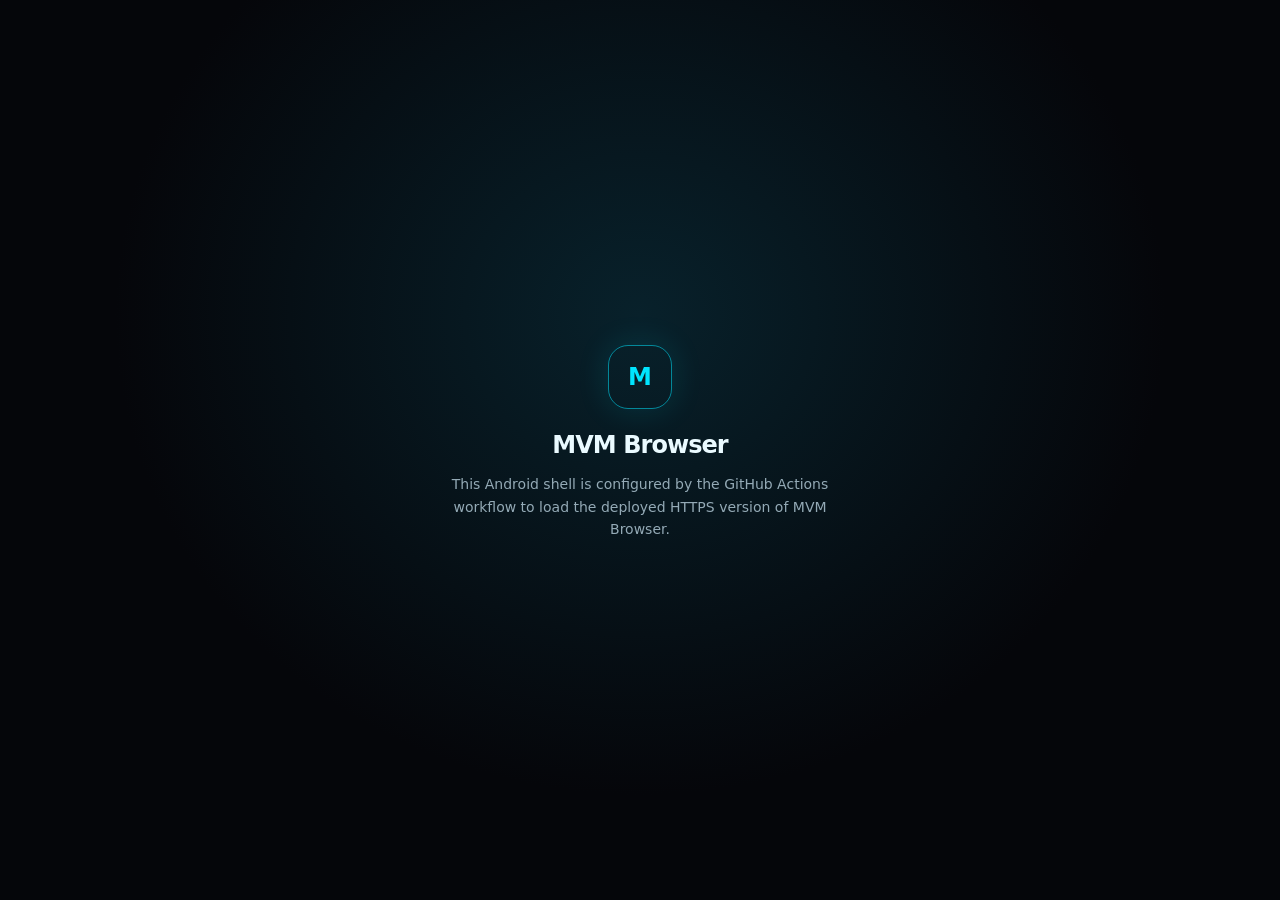
<file: android-shell/index.html>
<!doctype html>
<html lang="en">
  <head>
    <meta charset="UTF-8" />
    <meta name="viewport" content="width=device-width, initial-scale=1, viewport-fit=cover" />
    <meta name="theme-color" content="#05060A" />
    <title>MVM Browser</title>
    <style>
      :root { color-scheme: dark; font-family: Inter, system-ui, sans-serif; background: #05060a; color: #eafaff; }
      * { box-sizing: border-box; }
      body { min-height: 100svh; margin: 0; display: grid; place-items: center; background: radial-gradient(ellipse at 50% 35%, #08212b 0%, #05060a 58%); }
      main { width: min(88vw, 420px); text-align: center; }
      .mark { display: inline-grid; place-items: center; width: 64px; height: 64px; border: 1px solid #00e5ff88; border-radius: 20px; color: #00e5ff; box-shadow: 0 0 32px #00e5ff20; font-size: 24px; font-weight: 800; }
      h1 { margin: 22px 0 8px; font-size: 24px; letter-spacing: -.04em; }
      p { color: #94aab6; line-height: 1.6; font-size: 14px; }
    </style>
  </head>
  <body>
    <main>
      <div class="mark" aria-hidden="true">M</div>
      <h1>MVM Browser</h1>
      <p>This Android shell is configured by the GitHub Actions workflow to load the deployed HTTPS version of MVM Browser.</p>
    </main>
  </body>
</html>
</file>
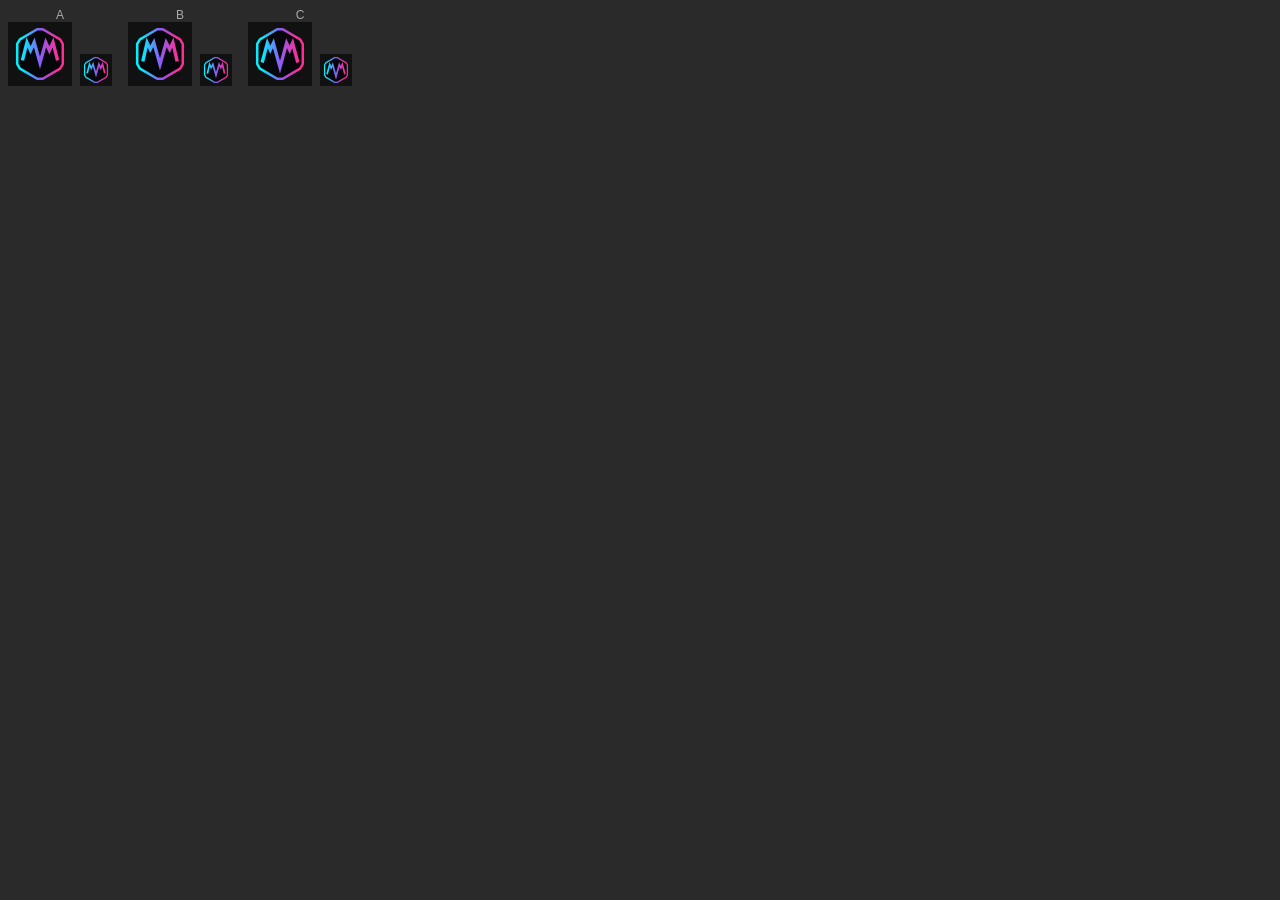
<file: .grok/fav-variants.html>
<!doctype html><html><body style="margin:0;background:#2a2a2a;display:flex;align-items:center"><div style="margin:8px;text-align:center;color:#aaa;font:12px sans-serif">A<br><div style="width:64px;height:64px;background:#111;display:inline-block"><svg xmlns="http://www.w3.org/2000/svg" viewBox="0 0 32 32">
  <defs>
    <linearGradient id="mvm" x1="7" y1="16" x2="25" y2="16" gradientUnits="userSpaceOnUse">
      <stop offset="0" stop-color="#00F0FF"/>
      <stop offset="0.5" stop-color="#8B5CF6"/>
      <stop offset="1" stop-color="#FF2E93"/>
    </linearGradient>
  </defs>
  <polygon fill="#05060A" stroke="url(#mvm)" stroke-width="1.25" stroke-linejoin="miter"
    points="14.66,3.62 17.34,3.62 26.05,8.65 27.39,10.98 27.39,21.02 26.05,23.35 17.34,28.38 14.66,28.38 5.95,23.35 4.61,21.02 4.61,10.97 5.95,8.65"/>
<polyline fill="none" stroke="url(#mvm)" stroke-width="1.7" stroke-linejoin="miter" stroke-miterlimit="8" stroke-linecap="square" points="7.4,18.4 9.5,10.2 11.3,14.2 13.1,10.2 16,20.4 18.9,10.2 20.7,14.2 22.5,10.2 24.6,18.4"/></svg></div><div style="width:32px;height:32px;background:#111;display:inline-block;margin-left:8px"><svg xmlns="http://www.w3.org/2000/svg" viewBox="0 0 32 32">
  <defs>
    <linearGradient id="mvm" x1="7" y1="16" x2="25" y2="16" gradientUnits="userSpaceOnUse">
      <stop offset="0" stop-color="#00F0FF"/>
      <stop offset="0.5" stop-color="#8B5CF6"/>
      <stop offset="1" stop-color="#FF2E93"/>
    </linearGradient>
  </defs>
  <polygon fill="#05060A" stroke="url(#mvm)" stroke-width="1.25" stroke-linejoin="miter"
    points="14.66,3.62 17.34,3.62 26.05,8.65 27.39,10.98 27.39,21.02 26.05,23.35 17.34,28.38 14.66,28.38 5.95,23.35 4.61,21.02 4.61,10.97 5.95,8.65"/>
<polyline fill="none" stroke="url(#mvm)" stroke-width="1.7" stroke-linejoin="miter" stroke-miterlimit="8" stroke-linecap="square" points="7.4,18.4 9.5,10.2 11.3,14.2 13.1,10.2 16,20.4 18.9,10.2 20.7,14.2 22.5,10.2 24.6,18.4"/></svg></div></div><div style="margin:8px;text-align:center;color:#aaa;font:12px sans-serif">B<br><div style="width:64px;height:64px;background:#111;display:inline-block"><svg xmlns="http://www.w3.org/2000/svg" viewBox="0 0 32 32">
  <defs>
    <linearGradient id="mvm" x1="7" y1="16" x2="25" y2="16" gradientUnits="userSpaceOnUse">
      <stop offset="0" stop-color="#00F0FF"/>
      <stop offset="0.5" stop-color="#8B5CF6"/>
      <stop offset="1" stop-color="#FF2E93"/>
    </linearGradient>
  </defs>
  <polygon fill="#05060A" stroke="url(#mvm)" stroke-width="1.25" stroke-linejoin="miter"
    points="14.66,3.62 17.34,3.62 26.05,8.65 27.39,10.98 27.39,21.02 26.05,23.35 17.34,28.38 14.66,28.38 5.95,23.35 4.61,21.02 4.61,10.97 5.95,8.65"/>
<polyline fill="none" stroke="url(#mvm)" stroke-width="1.7" stroke-linejoin="miter" stroke-miterlimit="8" stroke-linecap="square" points="7.6,18.8 9.55,10.3 11.15,13.6 12.9,10.3 16,21.2 19.1,10.3 20.85,13.6 22.45,10.3 24.4,18.8"/></svg></div><div style="width:32px;height:32px;background:#111;display:inline-block;margin-left:8px"><svg xmlns="http://www.w3.org/2000/svg" viewBox="0 0 32 32">
  <defs>
    <linearGradient id="mvm" x1="7" y1="16" x2="25" y2="16" gradientUnits="userSpaceOnUse">
      <stop offset="0" stop-color="#00F0FF"/>
      <stop offset="0.5" stop-color="#8B5CF6"/>
      <stop offset="1" stop-color="#FF2E93"/>
    </linearGradient>
  </defs>
  <polygon fill="#05060A" stroke="url(#mvm)" stroke-width="1.25" stroke-linejoin="miter"
    points="14.66,3.62 17.34,3.62 26.05,8.65 27.39,10.98 27.39,21.02 26.05,23.35 17.34,28.38 14.66,28.38 5.95,23.35 4.61,21.02 4.61,10.97 5.95,8.65"/>
<polyline fill="none" stroke="url(#mvm)" stroke-width="1.7" stroke-linejoin="miter" stroke-miterlimit="8" stroke-linecap="square" points="7.6,18.8 9.55,10.3 11.15,13.6 12.9,10.3 16,21.2 19.1,10.3 20.85,13.6 22.45,10.3 24.4,18.8"/></svg></div></div><div style="margin:8px;text-align:center;color:#aaa;font:12px sans-serif">C<br><div style="width:64px;height:64px;background:#111;display:inline-block"><svg xmlns="http://www.w3.org/2000/svg" viewBox="0 0 32 32">
  <defs>
    <linearGradient id="mvm" x1="7" y1="16" x2="25" y2="16" gradientUnits="userSpaceOnUse">
      <stop offset="0" stop-color="#00F0FF"/>
      <stop offset="0.5" stop-color="#8B5CF6"/>
      <stop offset="1" stop-color="#FF2E93"/>
    </linearGradient>
  </defs>
  <polygon fill="#05060A" stroke="url(#mvm)" stroke-width="1.25" stroke-linejoin="miter"
    points="14.66,3.62 17.34,3.62 26.05,8.65 27.39,10.98 27.39,21.02 26.05,23.35 17.34,28.38 14.66,28.38 5.95,23.35 4.61,21.02 4.61,10.97 5.95,8.65"/>
<polyline fill="none" stroke="url(#mvm)" stroke-width="1.7" stroke-linejoin="miter" stroke-miterlimit="8" stroke-linecap="square" points="7.3,19.4 9.7,10.6 11.15,13.9 12.7,10.6 16,22.6 19.3,10.6 20.85,13.9 22.3,10.6 24.7,19.4"/></svg></div><div style="width:32px;height:32px;background:#111;display:inline-block;margin-left:8px"><svg xmlns="http://www.w3.org/2000/svg" viewBox="0 0 32 32">
  <defs>
    <linearGradient id="mvm" x1="7" y1="16" x2="25" y2="16" gradientUnits="userSpaceOnUse">
      <stop offset="0" stop-color="#00F0FF"/>
      <stop offset="0.5" stop-color="#8B5CF6"/>
      <stop offset="1" stop-color="#FF2E93"/>
    </linearGradient>
  </defs>
  <polygon fill="#05060A" stroke="url(#mvm)" stroke-width="1.25" stroke-linejoin="miter"
    points="14.66,3.62 17.34,3.62 26.05,8.65 27.39,10.98 27.39,21.02 26.05,23.35 17.34,28.38 14.66,28.38 5.95,23.35 4.61,21.02 4.61,10.97 5.95,8.65"/>
<polyline fill="none" stroke="url(#mvm)" stroke-width="1.7" stroke-linejoin="miter" stroke-miterlimit="8" stroke-linecap="square" points="7.3,19.4 9.7,10.6 11.15,13.9 12.7,10.6 16,22.6 19.3,10.6 20.85,13.9 22.3,10.6 24.7,19.4"/></svg></div></div></body></html>
</file>
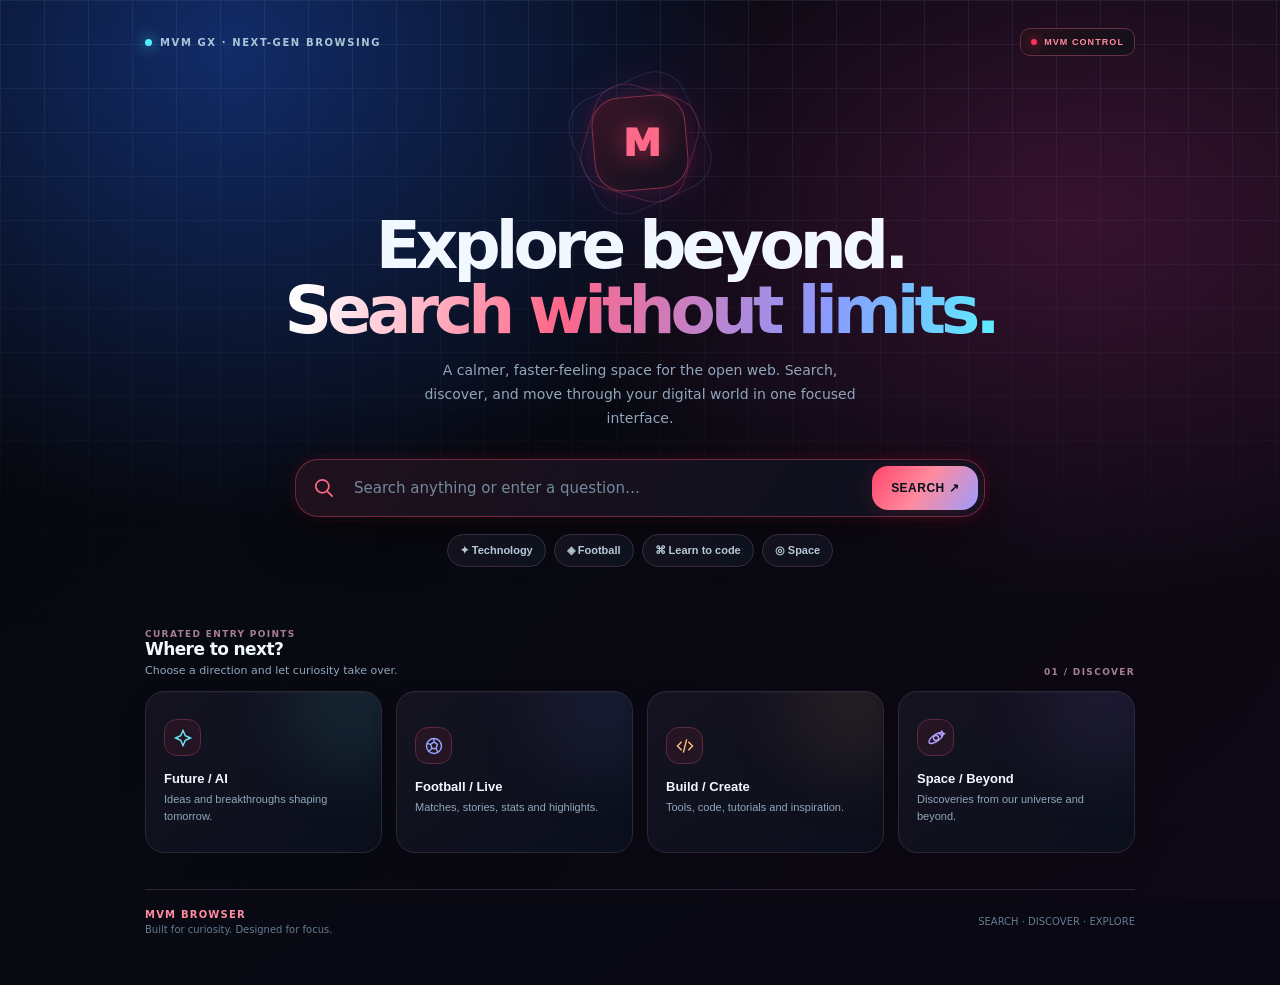
<file: android/app/src/main/assets/home.html>
<!doctype html>
<html lang="en">
<head>
<meta charset="utf-8">
<meta name="viewport" content="width=device-width,initial-scale=1,viewport-fit=cover">
<meta name="theme-color" content="#070a10">
<title>MVM Browser — Discover</title>
<style>
:root{color-scheme:dark;--bg:#070a10;--panel:#0c1421;--line:#203347;--cyan:#52efff;--blue:#7289ff;--muted:#91a6bb;--white:#f2f8ff}
*{box-sizing:border-box}html,body{margin:0;min-height:100%;background:#070a10;color:var(--white);font-family:Inter,ui-sans-serif,system-ui,-apple-system,sans-serif}
body{overflow-x:hidden;background:radial-gradient(ellipse at 50% -8%,#173c53 0,rgba(12,28,43,.64) 24%,transparent 56%),radial-gradient(ellipse at 100% 40%,#171b46 0,transparent 36%),#070a10}
body:before{content:"";position:fixed;inset:0;pointer-events:none;opacity:.15;background-image:linear-gradient(#6686a0 1px,transparent 1px),linear-gradient(90deg,#6686a0 1px,transparent 1px);background-size:44px 44px;mask-image:linear-gradient(to bottom,black,transparent 72%)}
main{position:relative;max-width:900px;margin:auto;padding:24px 20px 42px}
.eyebrow{display:flex;align-items:center;gap:8px;color:#a8c6d8;font-size:10px;font-weight:800;letter-spacing:.2em;text-transform:uppercase}.live{width:7px;height:7px;border-radius:50%;background:var(--cyan);box-shadow:0 0 14px var(--cyan);animation:pulse 1.8s infinite}
.hero{text-align:center;padding:clamp(28px,6vh,60px) 0 24px}
.orb{position:relative;width:88px;height:88px;margin:0 auto 24px;border-radius:28px;display:grid;place-items:center;border:1px solid #5beaff70;background:linear-gradient(145deg,#193b50d9,#0b1222e8);box-shadow:0 0 0 8px #54e9ff08,0 0 50px #32dfff23,inset 0 0 28px #5beaff0b;transform:rotate(-5deg);animation:float 5s ease-in-out infinite}
.orb:before,.orb:after{content:"";position:absolute;inset:-8px;border:1px solid #54e9ff28;border-radius:32px;transform:rotate(22deg)}.orb:after{inset:-16px;border-color:#7d8aff1c;transform:rotate(-19deg)}
.mark{font-size:38px;font-weight:950;letter-spacing:-.1em;color:var(--cyan);text-shadow:0 0 28px #52efff60;transform:rotate(5deg)}
h1{font-size:clamp(37px,8vw,66px);line-height:.98;letter-spacing:-.075em;margin:0;font-weight:850}h1 span{background:linear-gradient(100deg,#f2fbff 5%,#70efff 42%,#8294ff 85%);-webkit-background-clip:text;background-clip:text;color:transparent}
.lead{max-width:440px;margin:16px auto 0;color:var(--muted);font-size:14px;line-height:1.7}
.search-shell{max-width:690px;margin:28px auto 0;padding:6px;border:1px solid #5deaff63;border-radius:23px;background:linear-gradient(120deg,#142738f0,#0c1221f5);box-shadow:0 0 0 5px #48e6ff08,0 14px 50px #0008,0 0 36px #45e6ff10;display:flex;align-items:center;gap:10px;transition:border-color .2s,box-shadow .2s}
.search-shell:focus-within{border-color:var(--cyan);box-shadow:0 0 0 5px #48e6ff12,0 14px 50px #0008,0 0 36px #45e6ff20}
.search-icon{width:42px;height:42px;flex:0 0 42px;display:grid;place-items:center;color:var(--cyan)}.search-icon svg{width:23px;height:23px}
input{width:100%;min-width:0;border:0;outline:0;background:transparent;color:var(--white);font:inherit;font-size:15px;padding:12px 0}input::placeholder{color:#74899d}
.go{border:0;min-height:44px;flex:0 0 auto;padding:0 19px;border-radius:16px;background:linear-gradient(135deg,#5ceeff,#7c9dff);color:#06121e;font-weight:900;font-size:12px;letter-spacing:.04em;box-shadow:0 4px 20px #55e7ff25}.go:active{transform:scale(.97)}
.chips{display:flex;flex-wrap:wrap;justify-content:center;gap:8px;margin:17px auto 0}.chip{border:1px solid #273b50;background:#0b1421c9;color:#b7c8d8;border-radius:999px;padding:9px 12px;font-size:11px;font-weight:700}.chip:active{border-color:var(--cyan);color:var(--cyan)}
.section-head{display:flex;align-items:end;justify-content:space-between;gap:12px;margin:38px 0 14px}.section-head h2{margin:0;font-size:17px;letter-spacing:-.035em}.section-head p{margin:5px 0 0;color:var(--muted);font-size:11px}.micro{color:#6c849a;font-size:9px;font-weight:800;letter-spacing:.15em;text-transform:uppercase}
.cards{display:grid;grid-template-columns:repeat(2,minmax(0,1fr));gap:11px}.card{position:relative;overflow:hidden;min-height:132px;border:1px solid #203347;border-radius:19px;padding:16px;background:linear-gradient(145deg,#101d2cdd,#0b111ddf);text-align:left;color:inherit;transition:transform .2s,border-color .2s}.card:before{content:"";position:absolute;right:-26px;top:-40px;width:110px;height:110px;border-radius:50%;background:var(--glow,#52efff);filter:blur(44px);opacity:.14}.card:active{transform:scale(.98);border-color:#52efff80}.card .symbol{position:relative;display:grid;place-items:center;width:37px;height:37px;border-radius:13px;background:#122b3a;border:1px solid #2d4d60;color:var(--tone,var(--cyan));margin-bottom:15px}.symbol svg{width:20px;height:20px}.card b{position:relative;display:block;font-size:13px;margin-bottom:5px}.card small{position:relative;display:block;color:var(--muted);font-size:11px;line-height:1.5}
.results{display:none;margin-top:28px}.results.active{display:block}.result-top{display:flex;justify-content:space-between;align-items:center;gap:12px;margin-bottom:12px}.result-top h2{font-size:19px;margin:0;letter-spacing:-.04em}.count{font-size:10px;color:var(--cyan);border:1px solid #2b5364;background:#0c202c;border-radius:999px;padding:7px 10px}.result-list{display:grid;gap:10px}.result{display:block;text-decoration:none;color:inherit;border:1px solid #203347;border-radius:17px;padding:15px;background:linear-gradient(120deg,#101b2adf,#0b111bdd);text-align:left}.result:active{border-color:var(--cyan)}.result .url{color:#65e5d2;font-size:10px;overflow-wrap:anywhere}.result h3{font-size:15px;line-height:1.35;margin:7px 0;color:#e9f8ff}.result p{font-size:12px;line-height:1.6;color:#91a6bb;margin:0}.empty{border:1px dashed #2c4358;border-radius:18px;padding:23px;text-align:center;color:var(--muted);font-size:12px;line-height:1.7}.empty b{display:block;color:var(--white);margin-bottom:5px;font-size:14px}
footer{display:flex;justify-content:space-between;gap:12px;align-items:center;border-top:1px solid #1c2b3a;margin-top:36px;padding-top:17px;color:#657b90;font-size:10px;line-height:1.5}.foot-brand{color:#a5c1d3;font-weight:800;letter-spacing:.12em}
.hidden{display:none!important}
@keyframes pulse{50%{opacity:.35;box-shadow:0 0 3px var(--cyan)}}@keyframes float{50%{transform:translateY(-5px) rotate(-2deg)}}
@media(min-width:650px){main{padding:26px 30px 48px}.hero{padding-top:48px}.cards{grid-template-columns:repeat(4,minmax(0,1fr))}.card{min-height:154px}}
@media(max-width:380px){main{padding-left:14px;padding-right:14px}.search-shell{gap:5px}.search-icon{width:30px;flex-basis:30px}.go{padding:0 13px}.card{padding:13px;min-height:124px}}
@media(prefers-reduced-motion:reduce){*,*:before,*:after{animation:none!important;transition:none!important}}
 
/* MVM GX layer — performance-aware motion, reactive light and tactile surfaces */
:root{--gx-red:#ff3158;--gx-glow:#ff31584d;--gx-violet:#b58aff}
body{background:radial-gradient(ellipse at 18% 5%,#122c69 0,transparent 36%),radial-gradient(ellipse at 84% 22%,#35122f 0,transparent 35%),linear-gradient(145deg,#05060b,#080a12 48%,#090713)}
body:after{content:"";position:fixed;inset:0;z-index:0;pointer-events:none;background:linear-gradient(120deg,transparent 15%,#ff315807 48%,#53eaff07 70%,transparent 90%);background-size:220% 220%;animation:gxFlow 18s ease-in-out infinite}
main{z-index:1}
.eyebrow{justify-content:space-between;gap:12px;letter-spacing:.16em}
.eyebrow .status-left{display:flex;align-items:center;gap:8px}
.control-trigger{display:inline-flex;align-items:center;gap:7px;padding:8px 10px;border:1px solid #633044;border-radius:10px;background:linear-gradient(135deg,#25101a,#11111b);color:#ff8aa0;font-size:9px;font-weight:900;letter-spacing:.12em;white-space:nowrap}
.control-trigger:before{content:"";width:6px;height:6px;background:var(--gx-red);border-radius:50%;box-shadow:0 0 12px var(--gx-red)}
.orb{border-color:#ff527577;background:linear-gradient(145deg,#381827e8,#10121fe8);box-shadow:0 0 0 8px #ff315808,0 0 54px #ff315826,0 0 90px #5869ff10,inset 0 0 28px #ff31580d}
.orb:before{border-color:#ff527740}.orb:after{border-color:#8894ff27}
.mark{color:#ff6a8b;text-shadow:0 0 26px #ff3158a0}
h1 span{background:linear-gradient(100deg,#fff 3%,#ff6689 39%,#8a9aff 76%,#5deeff);-webkit-background-clip:text;background-clip:text}
.search-shell{border-color:#ff4c6c65;background:linear-gradient(120deg,#21121ef5,#0b111ff5);box-shadow:0 0 0 5px #ff315808,0 14px 50px #0009,0 0 35px #ff315812}
.search-shell:focus-within{border-color:#ff6688;box-shadow:0 0 0 5px #ff315815,0 14px 50px #0009,0 0 40px #ff315825}
.search-icon{color:#ff6889}
.go{background:linear-gradient(125deg,#ff456b,#ff8b9e 48%,#9b9cff);box-shadow:0 4px 24px #ff31582c}
.chip{border-color:#3d2b43;background:linear-gradient(120deg,#17131fdd,#0d1420dd)}
.chip:active{border-color:#ff6c89;color:#ff9bb0}
.card{border-color:#2d2739;background:linear-gradient(145deg,#171523e8,#0b111de8);box-shadow:inset 0 1px #ffffff06,0 8px 28px #0002}
.card:active{border-color:#ff6380}
.card .symbol{background:#251522;border-color:#5a2a43}
.result{border-color:#342738;background:linear-gradient(120deg,#191522ef,#0b111de8)}
.result:active{border-color:#ff6380}
.result .url{color:#ff8ca4}
.section-head{position:relative}
.micro{color:#a77d94}
footer{border-color:#302337}
.foot-brand{color:#ff8ba1}
.gx-console{position:fixed;inset:0;z-index:20;display:flex;justify-content:flex-end;background:#020309a8;backdrop-filter:blur(10px);opacity:0;pointer-events:none;transition:opacity .25s}
.gx-console.open{opacity:1;pointer-events:auto}
.gx-drawer{width:min(340px,88vw);height:100%;overflow:auto;padding:22px 18px;background:linear-gradient(155deg,#171321,#0a0b12 70%);border-left:1px solid #743047;box-shadow:-24px 0 80px #0009;transform:translateX(25px);transition:transform .28s cubic-bezier(.2,.8,.2,1)}
.gx-console.open .gx-drawer{transform:translateX(0)}
.gx-drawer-head{display:flex;align-items:center;justify-content:space-between;margin-bottom:25px}
.gx-drawer-head strong{font-size:13px;letter-spacing:.16em;color:#ff7b97}
.gx-close{border:1px solid #3c2937;background:#17121d;color:#d8c8d3;border-radius:9px;width:34px;height:34px;font-size:19px}
.gx-module{border:1px solid #342639;border-radius:15px;padding:15px;margin:12px 0;background:linear-gradient(145deg,#1b1725,#0f111b)}
.gx-module-title{font-size:11px;font-weight:900;letter-spacing:.12em;color:#e9dce7;display:flex;align-items:center;justify-content:space-between;gap:8px}
.gx-module p{color:#95869d;font-size:11px;line-height:1.6;margin:9px 0 0}
.gx-toggle{width:39px;height:22px;border:1px solid #5a3b55;border-radius:999px;background:#2a1b2b;padding:3px;display:inline-flex;align-items:center;flex-shrink:0}
.gx-toggle:after{content:"";width:14px;height:14px;border-radius:50%;background:#938095;transition:transform .2s,background .2s}
.gx-toggle.on{background:#572137;border-color:#ff5c80}.gx-toggle.on:after{transform:translateX(16px);background:#ff8da5;box-shadow:0 0 10px #ff315866}
.gx-meter{height:5px;border-radius:99px;background:#302637;overflow:hidden;margin-top:14px}.gx-meter span{display:block;height:100%;width:76%;background:linear-gradient(90deg,#ff3158,#a98aff);border-radius:99px}
.gx-shortcut{display:flex;align-items:center;justify-content:space-between;gap:12px;border:1px solid #342639;background:#11111b;color:#e9dce7;border-radius:11px;padding:12px;margin-top:9px;text-align:left;width:100%;font-size:11px}
.gx-shortcut span:last-child{color:#ff819a;font-size:10px;font-weight:800}
@keyframes gxFlow{0%,100%{background-position:0% 30%}50%{background-position:100% 70%}}
@media(min-width:650px){main{max-width:1050px;padding-top:28px}.hero{padding-top:40px}.orb{width:94px;height:94px}.cards{gap:14px}.card{min-height:162px;padding:18px}}
@media(prefers-reduced-motion:reduce){body:after{animation:none}}

</style>
</head>
<body>
<main>
<div class="eyebrow"><span class="status-left"><i class="live"></i> MVM GX · NEXT-GEN BROWSING</span><button class="control-trigger" id="openConsole" type="button">MVM CONTROL</button></div>
<section class="hero">
<div class="orb"><div class="mark">M</div></div>
<h1>Explore beyond.<br><span>Search without limits.</span></h1>
<p class="lead">A calmer, faster-feeling space for the open web. Search, discover, and move through your digital world in one focused interface.</p>
<form class="search-shell" id="searchForm">
<div class="search-icon"><svg viewBox="0 0 24 24" fill="none" stroke="currentColor" stroke-width="1.8" stroke-linecap="round"><circle cx="10.8" cy="10.8" r="6.8"/><path d="m16 16 5 5"/></svg></div>
<input id="query" autocomplete="off" aria-label="Search the web" placeholder="Search anything or enter a question…" maxlength="240">
<button class="go" type="submit">SEARCH ↗</button>
</form>
<div class="chips" aria-label="Quick searches">
<button class="chip" data-query="Latest technology news">✦ Technology</button><button class="chip" data-query="Football news today">◈ Football</button><button class="chip" data-query="Learn programming">⌘ Learn to code</button><button class="chip" data-query="Explore the universe">◎ Space</button>
</div>
</section>
<section class="results" id="results" aria-live="polite">
<div class="result-top"><div><div class="micro">LIVE WEB DISCOVERY</div><h2 id="resultHeading">Search results</h2></div><span class="count" id="resultCount">SEARCH</span></div>
<div id="resultList" class="result-list"><div class="empty"><b>Preparing your search</b>Connecting to the web discovery engine…</div></div>
</section>
<section id="discover">
<div class="section-head"><div><div class="micro">CURATED ENTRY POINTS</div><h2>Where to next?</h2><p>Choose a direction and let curiosity take over.</p></div><span class="micro">01 / DISCOVER</span></div>
<div class="cards">
<button class="card" data-query="Artificial intelligence latest research" style="--tone:#6deaff;--glow:#52efff"><span class="symbol"><svg viewBox="0 0 24 24" fill="none" stroke="currentColor" stroke-width="1.7"><path d="M12 3 14.8 9.2 21 12l-6.2 2.8L12 21l-2.8-6.2L3 12l6.2-2.8z"/></svg></span><b>Future / AI</b><small>Ideas and breakthroughs shaping tomorrow.</small></button>
<button class="card" data-query="Football news and match highlights" style="--tone:#93a5ff;--glow:#7289ff"><span class="symbol"><svg viewBox="0 0 24 24" fill="none" stroke="currentColor" stroke-width="1.7"><circle cx="12" cy="12" r="9"/><path d="m12 7 4 3-1.5 5h-5L8 10zM12 7V3M8 10l-4-1M14.5 15l2.5 5M9.5 15 5 19"/></svg></span><b>Football / Live</b><small>Matches, stories, stats and highlights.</small></button>
<button class="card" data-query="Best free programming tutorials" style="--tone:#ffbd80;--glow:#ff9b5e"><span class="symbol"><svg viewBox="0 0 24 24" fill="none" stroke="currentColor" stroke-width="1.7"><path d="m8 7-5 5 5 5M16 7l5 5-5 5M14 4l-4 16"/></svg></span><b>Build / Create</b><small>Tools, code, tutorials and inspiration.</small></button>
<button class="card" data-query="NASA images and space discoveries" style="--tone:#b3a0ff;--glow:#9a78ff"><span class="symbol"><svg viewBox="0 0 24 24" fill="none" stroke="currentColor" stroke-width="1.7"><circle cx="12" cy="12" r="3"/><ellipse cx="12" cy="12" rx="10" ry="4" transform="rotate(-35 12 12)"/><path d="m19 4 1 2 2 1-2 1-1 2-1-2-2-1 2-1z"/></svg></span><b>Space / Beyond</b><small>Discoveries from our universe and beyond.</small></button>
</div>
</section>
<div class="gx-console" id="gxConsole" aria-hidden="true">
 <aside class="gx-drawer" role="dialog" aria-modal="true" aria-label="MVM GX Control">
  <div class="gx-drawer-head"><strong>◉ MVM GX CONTROL</strong><button class="gx-close" id="closeConsole" aria-label="Close control panel">×</button></div>
  <div class="gx-module"><div class="gx-module-title">MOTION ENGINE <button class="gx-toggle on" id="motionToggle" aria-label="Toggle animations" aria-pressed="true"></button></div><p>Reactive glow, ambient motion and tactile transitions. Switch off to reduce visual motion.</p><div class="gx-meter"><span></span></div></div>
  <div class="gx-module"><div class="gx-module-title">SPATIAL SOUND FX <button class="gx-toggle on" id="soundToggle" aria-label="Toggle sound effects" aria-pressed="true"></button></div><p>Original synthesized UI tones. Sounds only play after you interact with the page; no audio files or background music.</p></div>
  <div class="gx-module"><div class="gx-module-title">VISUAL PROFILE <span style="color:#ff819a">NEON / 01</span></div><p>Crimson highlights, ultraviolet depth and electric-cyan signal accents.</p></div>
  <button class="gx-shortcut" id="consoleProfile"><span>♙ &nbsp; Profile & personal memory</span><span>LOCAL ↗</span></button>
  <button class="gx-shortcut" id="consoleSearch"><span>⌕ &nbsp; Focus search field</span><span>GO ↗</span></button>
  <button class="gx-shortcut" id="consoleHome"><span>⌂ &nbsp; Reset discovery page</span><span>RESET ↻</span></button>
 </aside>
</div>
<footer><span><span class="foot-brand">MVM BROWSER</span><br>Built for curiosity. Designed for focus.</span><span>SEARCH · DISCOVER · EXPLORE</span></footer>
</main>
<script>
(function(){
 const input=document.getElementById('query'), form=document.getElementById('searchForm'), results=document.getElementById('results'), list=document.getElementById('resultList'), heading=document.getElementById('resultHeading'), count=document.getElementById('resultCount'), discover=document.getElementById('discover');
 function escapeHtml(s){return String(s||'').replace(/[&<>"']/g,c=>({'&':'&amp;','<':'&lt;','>':'&gt;','"':'&quot;',"'":'&#39;'}[c]));}
 function runSearch(q){q=String(q||'').trim();if(!q)return;input.value=q;heading.textContent=q;count.textContent='SEARCHING';results.classList.add('active');discover.classList.add('hidden');list.innerHTML='<div class="empty"><b>Searching the open web…</b>Gathering relevant pages for “'+escapeHtml(q)+'”.</div>';results.scrollIntoView({behavior:'smooth',block:'start'});if(window.BrowserBridge&&BrowserBridge.search)BrowserBridge.search(q);else{list.innerHTML='<div class="empty"><b>Search is ready in MVM Browser</b>Use the browser search control to continue.</div>';}}
 form.addEventListener('submit',e=>{e.preventDefault();runSearch(input.value);});
 document.querySelectorAll('[data-query]').forEach(el=>el.addEventListener('click',()=>runSearch(el.dataset.query)));
 window.showSearchLoading=function(q){heading.textContent=q;count.textContent='SEARCHING';results.classList.add('active');discover.classList.add('hidden');list.innerHTML='<div class="empty"><b>Searching the open web…</b>Finding useful pages for “'+escapeHtml(q)+'”.</div>';};
 window.renderSearchResults=function(items,q,error){
   heading.textContent=q||input.value;results.classList.add('active');discover.classList.add('hidden');
   if(error||!Array.isArray(items)||!items.length){count.textContent='TRY AGAIN';list.innerHTML='<div class="empty"><b>Could not load these results</b>The search provider may be busy or unavailable. Try again, or search directly on DuckDuckGo.<br><br><button class="chip" id="fallbackSearch">Open web search ↗</button></div>';document.getElementById('fallbackSearch').onclick=()=>{if(window.BrowserBridge)BrowserBridge.openUrl('https://duckduckgo.com/?q='+encodeURIComponent(q||input.value));};return;}
   count.textContent=items.length+' RESULTS';list.innerHTML=items.map((r,i)=>'<button class="result" data-result="'+i+'"><div class="url">'+escapeHtml(r.displayUrl||r.url)+'</div><h3>'+escapeHtml(r.title)+'</h3><p>'+escapeHtml(r.snippet||'Open this result to explore more.')+'</p></button>').join('');
   list.querySelectorAll('[data-result]').forEach(el=>el.addEventListener('click',()=>{const r=items[Number(el.dataset.result)];if(r&&window.BrowserBridge)BrowserBridge.openUrl(r.url);}));
 };

 // MVM GX interaction layer: optional synthesized micro-sounds, no bundled media.
 const consoleLayer=document.getElementById('gxConsole'), openConsole=document.getElementById('openConsole');
 const soundToggle=document.getElementById('soundToggle'), motionToggle=document.getElementById('motionToggle');
 let soundEnabled=true, motionEnabled=true, audioContext=null, lastTone=0;
 function tone(kind){
   if(!soundEnabled||!window.AudioContext&&!window.webkitAudioContext)return;
   const now=performance.now();if(now-lastTone<65)return;lastTone=now;
   try{
     const AC=window.AudioContext||window.webkitAudioContext;
     if(!audioContext)audioContext=new AC();
     if(audioContext.state==='suspended')audioContext.resume();
     const t=audioContext.currentTime, osc=audioContext.createOscillator(), gain=audioContext.createGain();
     const settings=kind==='search'?[520,760,.11]:kind==='open'?[390,590,.075]:[680,480,.045];
     osc.type='sine';osc.frequency.setValueAtTime(settings[0],t);osc.frequency.exponentialRampToValueAtTime(settings[1],t+settings[2]);
     gain.gain.setValueAtTime(.0001,t);gain.gain.exponentialRampToValueAtTime(.035,t+.012);gain.gain.exponentialRampToValueAtTime(.0001,t+settings[2]);
     osc.connect(gain);gain.connect(audioContext.destination);osc.start(t);osc.stop(t+settings[2]+.02);
   }catch(_){}
 }
 function setToggle(el,on){el.classList.toggle('on',on);el.setAttribute('aria-pressed',String(on));}
 function closeDrawer(){consoleLayer.classList.remove('open');consoleLayer.setAttribute('aria-hidden','true');}
 openConsole.addEventListener('click',()=>{tone('open');consoleLayer.classList.add('open');consoleLayer.setAttribute('aria-hidden','false');});
 document.getElementById('closeConsole').addEventListener('click',closeDrawer);
 consoleLayer.addEventListener('click',e=>{if(e.target===consoleLayer)closeDrawer();});
 document.addEventListener('keydown',e=>{if(e.key==='Escape')closeDrawer();if((e.ctrlKey||e.metaKey)&&e.key.toLowerCase()==='k'){e.preventDefault();input.focus();}});
 soundToggle.addEventListener('click',()=>{soundEnabled=!soundEnabled;setToggle(soundToggle,soundEnabled);if(soundEnabled)tone('open');});
 motionToggle.addEventListener('click',()=>{motionEnabled=!motionEnabled;setToggle(motionToggle,motionEnabled);document.documentElement.classList.toggle('motion-off',!motionEnabled);});
 document.getElementById('consoleProfile').addEventListener('click',()=>{closeDrawer();tone('tap');if(window.BrowserBridge&&typeof window.BrowserBridge.profileMemory==='function'){window.BrowserBridge.profileMemory();}});
 document.getElementById('consoleSearch').addEventListener('click',()=>{closeDrawer();input.focus();tone('tap');});
 document.getElementById('consoleHome').addEventListener('click',()=>{closeDrawer();results.classList.remove('active');discover.classList.remove('hidden');input.value='';tone('tap');window.scrollTo({top:0,behavior:motionEnabled?'smooth':'auto'});});
 document.querySelectorAll('button').forEach(el=>{if(!el.closest('.gx-console'))el.addEventListener('click',()=>tone(el.matches('.go')?'search':'tap'),{passive:true});});
 const style=document.createElement('style');style.textContent='.motion-off *, .motion-off *:before, .motion-off *:after{animation:none!important;transition:none!important;scroll-behavior:auto!important}';document.head.appendChild(style);

})();
</script>
</body></html>
</file>
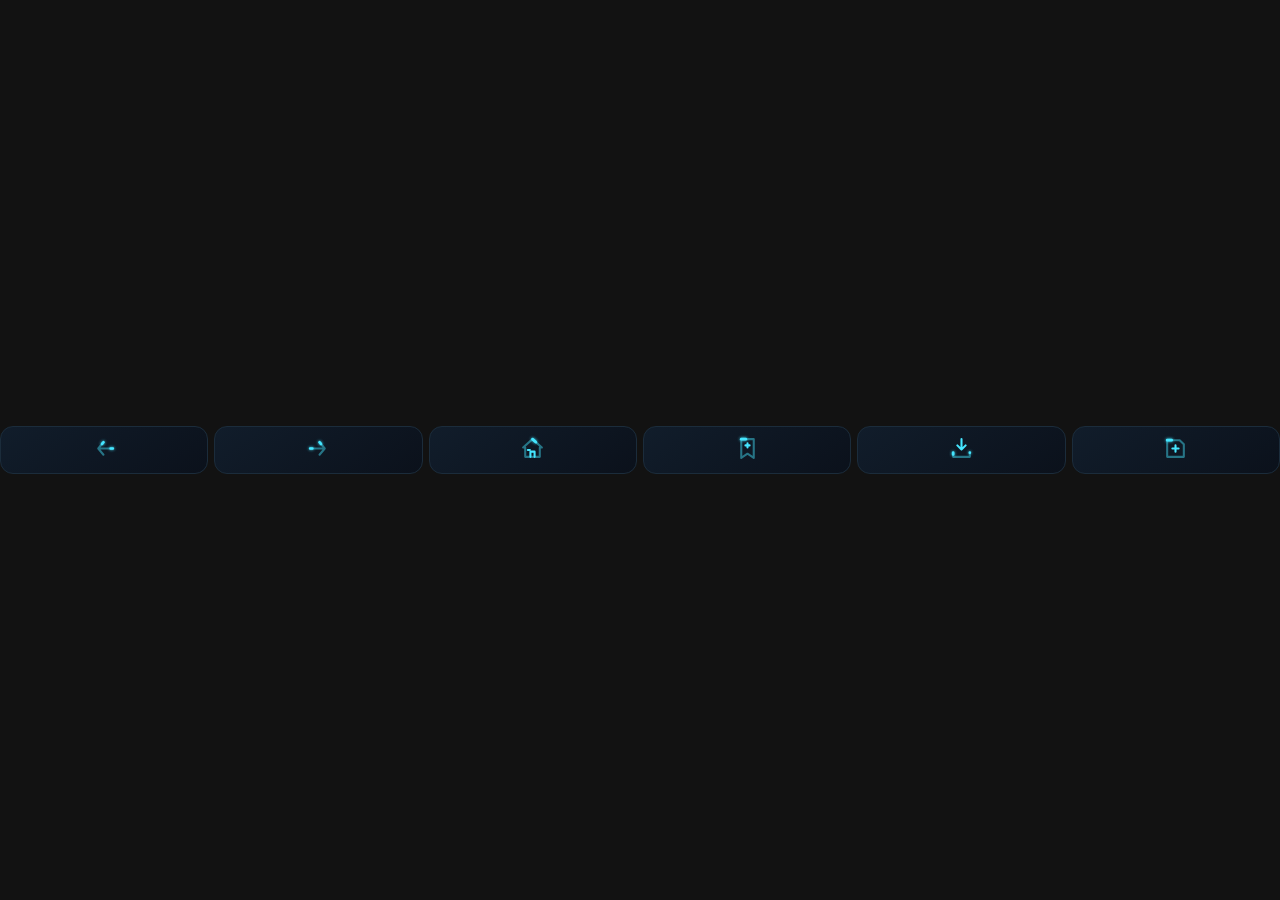
<file: android/app/src/main/assets/toolbar.html>
<!doctype html>
<html lang="en"><head><meta charset="utf-8"><meta name="viewport" content="width=device-width,initial-scale=1,maximum-scale=1,user-scalable=no">
<style>
:root{color-scheme:dark;--cyan:#45e6ff;--panel:#0d1420;--line:#1b2c3b}
*{box-sizing:border-box}html,body{margin:0;width:100%;height:100%;background:transparent;color:#edfaff;font-family:system-ui,sans-serif}
nav{display:flex;align-items:center;justify-content:space-between;gap:6px;height:100%;padding:4px 0}
button{height:48px;min-width:0;flex:1;display:flex;align-items:center;justify-content:center;color:var(--cyan);background:linear-gradient(145deg,#111d2b,#0b111b);border:1px solid var(--line);border-radius:13px;padding:0;margin:0}
button:active{background:#173042;transform:scale(.96)}button svg{width:25px;height:25px;overflow:visible}
@media(prefers-reduced-motion:reduce){*,*::before,*::after{animation:none!important;transition:none!important}}
</style><script>
/* MVM Browser animated SVG icon pack — core browser controls from the supplied pack. */
(function (global) {
  "use strict";
  const common = '<style>.base{opacity:.45}.comet{stroke-dasharray:7 93;stroke-width:2.6;animation:comet 2.4s linear infinite;filter:drop-shadow(0 0 1.5px currentColor)}@keyframes comet{to{stroke-dashoffset:-100}}.pulse{transform-box:fill-box;transform-origin:center;animation:pulse 1.6s ease-in-out infinite}@keyframes pulse{50%{transform:scale(1.12)}}.move{transform-box:fill-box;transform-origin:center;animation:move 1.2s ease-in-out infinite}@keyframes move{50%{transform:translateX(-2px)}}.drop{transform-box:fill-box;transform-origin:center;animation:drop 1.2s ease-in-out infinite}@keyframes drop{50%{transform:translateY(2px)}}.blink{animation:blink 1.2s ease-in-out infinite}@keyframes blink{50%{opacity:.2}}@media(prefers-reduced-motion:reduce){*{animation:none!important}.comet{display:none}.base{opacity:1}}</style>';
  const paths = {
    "mvm-back": '<g class="move"><path class="base" d="M20 12H6M11 6l-5 6 5 6"/><path class="comet" pathLength="100" d="M20 12H6M11 6l-5 6 5 6"/></g>',
    "mvm-forward": '<path class="base" d="M4 12h14M13 6l5 6-5 6"/><path class="comet" pathLength="100" d="M4 12h14M13 6l5 6-5 6"/>',
    "mvm-home": '<path class="base" d="M12 3l9 8h-2v9H5v-9H3z"/><path d="M10 20v-5h4v5"/><path class="blink" d="M7.5 13.5h2"/><path class="comet" pathLength="100" d="M12 3l9 8h-2v9H5v-9H3z"/>',
    "mvm-tabs": '<path class="base" d="M4 4h12l4 4v12H4z"/><path class="pulse" d="M9 9h5l-3 3.2 3 3.2H9"/><path class="comet" pathLength="100" d="M4 4h12l4 4v12H4z"/>',
    "mvm-tab-new": '<path class="base" d="M4 4h12l4 4v12H4z"/><path class="pulse" d="M12 9v6M9 12h6"/><path class="comet" pathLength="100" d="M4 4h12l4 4v12H4z"/>',
    "mvm-search": '<path class="base" d="M8 4h6l3 3v6l-3 3H8l-3-3V7z"/><path d="M16 16l5 5M8 10h6"/><path class="comet" pathLength="100" d="M8 4h6l3 3v6l-3 3H8l-3-3V7z"/>',
    "mvm-bookmark": '<path class="base" d="M6 3h12v18l-6-4-6 4z"/><path class="pulse" d="M12 7v4M10 9h4"/><path class="comet" pathLength="100" d="M6 3h12v18l-6-4-6 4z"/>',
    "mvm-download": '<path class="base" d="M4 16v4h16v-4"/><g class="drop"><path d="M12 3v10M8 9l4 4 4-4"/></g><path class="comet" pathLength="100" d="M4 16v4h16v-4"/>',
    "mvm-history": '<path class="base" d="M4 12a8 8 0 1 0 2.5-5.8"/><path d="M4 4v4h4M12 8v4l3 2"/><path class="comet" pathLength="100" d="M4 12a8 8 0 1 0 2.5-5.8"/>',
    "mvm-shield-safe": '<path class="base" d="M12 2.5l8 3v7l-3 5-5 4-5-4-3-5v-7z"/><path d="M8.5 12l2.5 2.5 4.5-5"/><path class="comet" pathLength="100" d="M12 2.5l8 3v7l-3 5-5 4-5-4-3-5v-7z"/>'
  };
  global.MVM_ICONS = Object.freeze(paths);
  global.mvmIcon = function (name, size) {
    const body = paths[name];
    if (!body) return "";
    const n = Math.max(12, Math.min(96, Number(size) || 24));
    return '<svg xmlns="http://www.w3.org/2000/svg" viewBox="0 0 24 24" width="' + n + '" height="' + n + '" fill="none" stroke="currentColor" stroke-width="2" stroke-linecap="round" stroke-linejoin="round" role="img" aria-label="' + name + '">' + common + body + '</svg>';
  };
})(window);

</script></head>
<body><nav aria-label="Browser controls">
<button aria-label="Back" onclick="BrowserBridge.back()"><i data-icon="mvm-back"></i></button>
<button aria-label="Forward" onclick="BrowserBridge.forward()"><i data-icon="mvm-forward"></i></button>
<button aria-label="Home" onclick="BrowserBridge.home()"><i data-icon="mvm-home"></i></button>
<button aria-label="Bookmark" onclick="BrowserBridge.bookmark()"><i data-icon="mvm-bookmark"></i></button>
<button aria-label="Save offline" onclick="BrowserBridge.saveOffline()"><i data-icon="mvm-download"></i></button>
<button aria-label="New tab" onclick="BrowserBridge.newTab()"><i data-icon="mvm-tab-new"></i></button>
</nav><script>document.querySelectorAll('[data-icon]').forEach(el=>el.innerHTML=window.mvmIcon(el.dataset.icon,25));</script></body></html>
</file>
